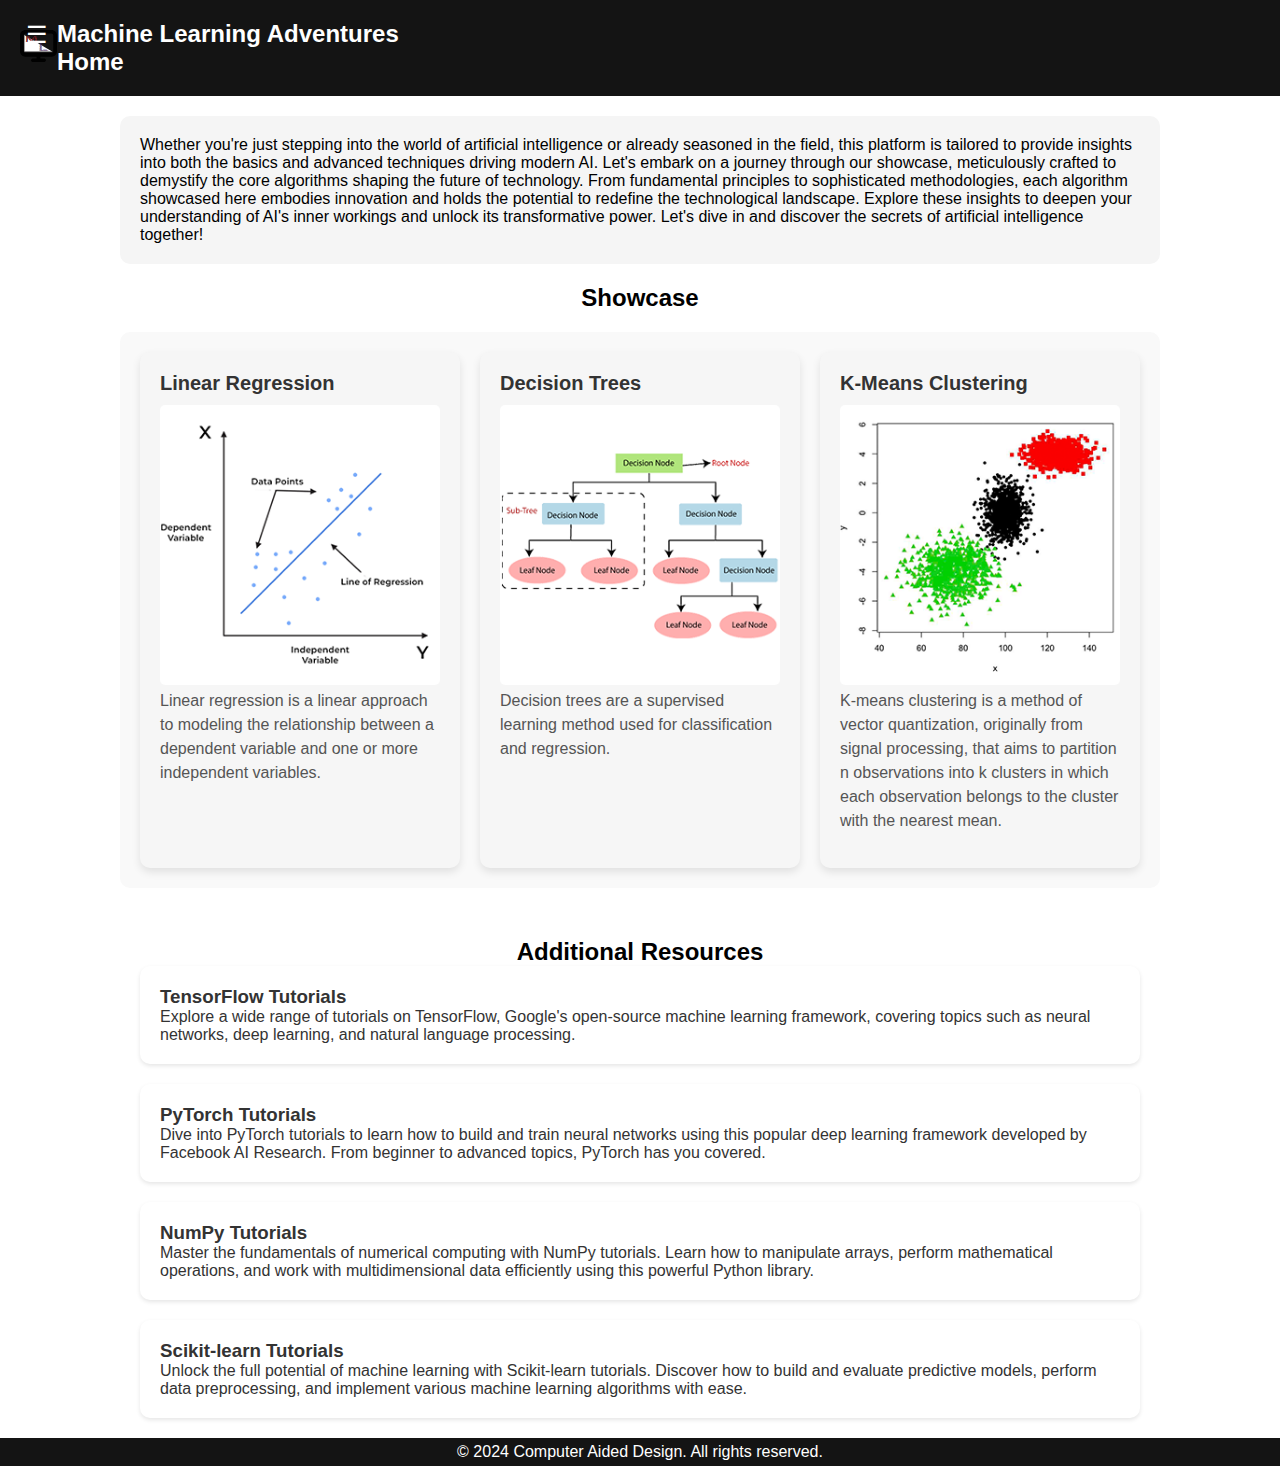
<file: index.html>
<!DOCTYPE html>
<html lang="en">
<head>
    <meta charset="UTF-8">
    <meta name="viewport" content="width=device-width, initial-scale=1.0">
    <title>Main Page</title>
    <link rel="stylesheet" href="css/main.css">
    <link rel="stylesheet" href="css/index.css">
    <style>
        /* Your additional CSS styles here */
    </style>
</head>
<body>
    <header>
        <div class="logo-container">
            <a href="index.html">
                <img src="images/logo.svg" alt="Logo" height="32">

            </a>
            <div class="site-title">
                <h1>Machine Learning Adventures</h1> <!-- Site name -->
                <h1>Home</h1> <!-- Title of the webpage -->
            </div>
            <button class="open-panel-btn">&#9776;</button> <!-- Button to open side panel -->
        </div>
    </header>

    <div class="side-panel">
        <nav>
            <ul>
                <li><a href="index.html">Home</a></li>
                <li><a href="reviews.html">Reviews</a></li>
                <li><a href="pictorial.html">Pictorial</a></li>
                <li><a href="explore.html">Explore</a></li>
                <li><a href="visual-essay.html">Visual Essay</a></li>
                <li><a href="about.html">About</a></li>
            </ul>
        </nav>
    </div>

    <section class="introduction">
        <p>Whether you're just stepping into the world of artificial intelligence or already seasoned in the field, this platform is tailored to provide insights into both the basics and advanced techniques driving modern AI. Let's embark on a journey through our showcase, meticulously crafted to demystify the core algorithms shaping the future of technology. From fundamental principles to sophisticated methodologies, each algorithm showcased here embodies innovation and holds the potential to redefine the technological landscape. Explore these insights to deepen your understanding of AI's inner workings and unlock its transformative power. Let's dive in and discover the secrets of artificial intelligence together!</p>
    </section>

    <h2 style="text-align: center;">Showcase</h2>
    <section class="showcase">
        <div class="item">
            <h3>Linear Regression</h3>
            <img src="images/linear-regression.png" alt="Linear Regression Image">
            <p>Linear regression is a linear approach to modeling the relationship between a dependent variable and one or more independent variables.</p>
        </div>
        <div class="item">
            <h3>Decision Trees</h3>
            <img src="images/decision-tree.png" alt="Decision Trees Image">
            <p>Decision trees are a supervised learning method used for classification and regression.</p>
        </div>
        <div class="item">
            <h3>K-Means Clustering</h3>
            <img src="images/kmeans.png" alt="K-Means Clustering Image">
            <p>K-means clustering is a method of vector quantization, originally from signal processing, that aims to partition n observations into k clusters in which each observation belongs to the cluster with the nearest mean.</p>
        </div>
    </section>

    <h2 style="text-align: center;">Additional Resources</h2>

    <div class="study-websites">
        <a href="#" target="_blank" class="website">
            <div>
                <h3>TensorFlow Tutorials</h3>
                <p>Explore a wide range of tutorials on TensorFlow, Google's open-source machine learning framework, covering topics such as neural networks, deep learning, and natural language processing.</p>
            </div>
        </a>

        <a href="#" target="_blank" class="website">
            <div>
                <h3>PyTorch Tutorials</h3>
                <p>Dive into PyTorch tutorials to learn how to build and train neural networks using this popular deep learning framework developed by Facebook AI Research. From beginner to advanced topics, PyTorch has you covered.</p>
            </div>
        </a>

        <a href="#" target="_blank" class="website">
            <div>
                <h3>NumPy Tutorials</h3>
                <p>Master the fundamentals of numerical computing with NumPy tutorials. Learn how to manipulate arrays, perform mathematical operations, and work with multidimensional data efficiently using this powerful Python library.</p>
            </div>
        </a>

        <a href="#" target="_blank" class="website">
            <div>
                <h3>Scikit-learn Tutorials</h3>
                <p>Unlock the full potential of machine learning with Scikit-learn tutorials. Discover how to build and evaluate predictive models, perform data preprocessing, and implement various machine learning algorithms with ease.</p>
            </div>
        </a>
    </div>


    <footer class="footer">
        <p>&copy; 2024 Computer Aided Design. All rights reserved.</p>
    </footer>

    <script src="javascript/nav.js" defer></script>
</body>
</html>
</file>
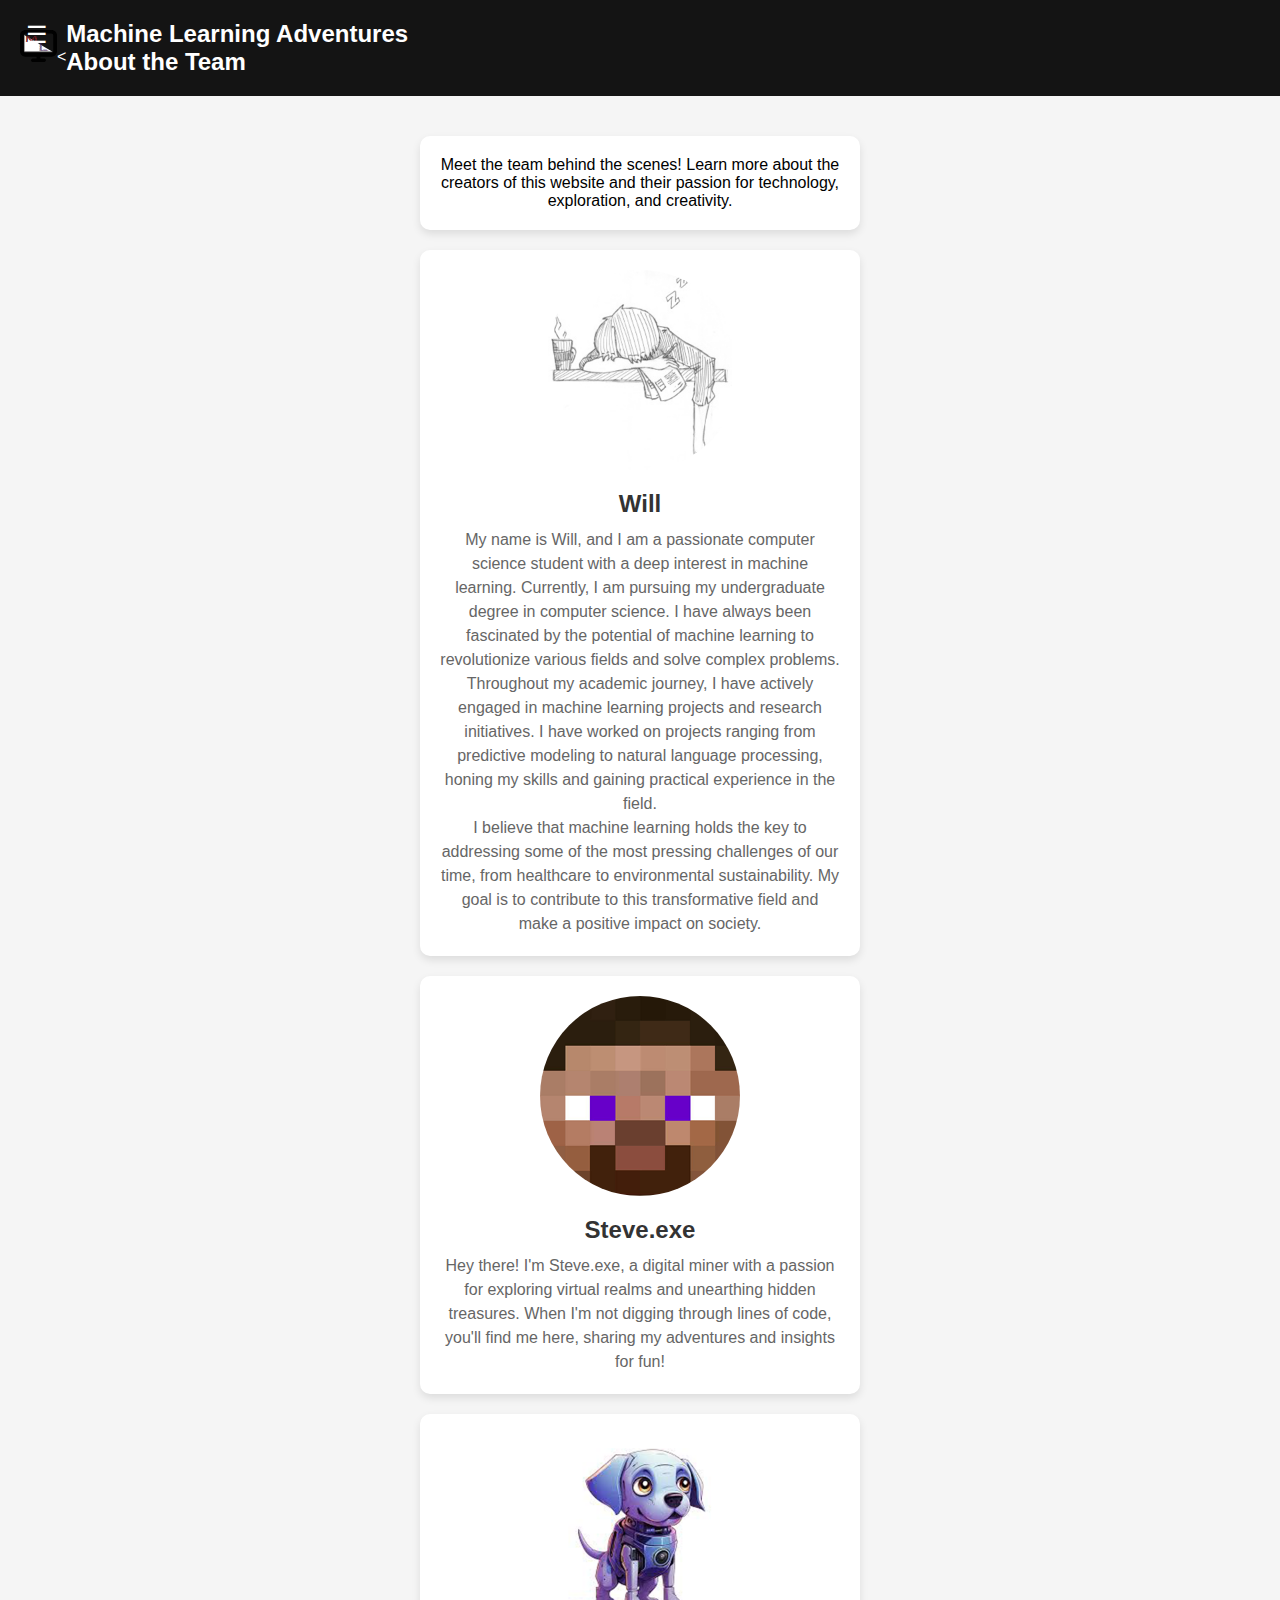
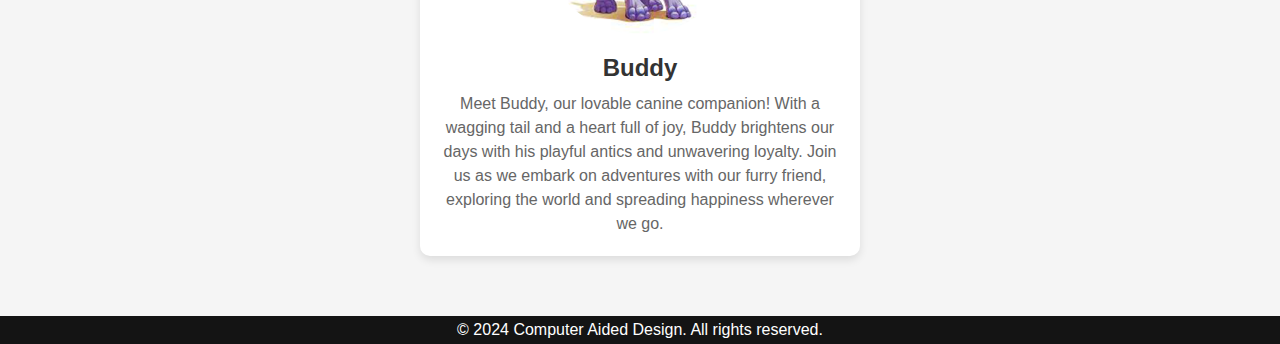
<file: about.html>
<!DOCTYPE html>
<html lang="en">
<head>
    <meta charset="UTF-8">
    <meta name="viewport" content="width=device-width, initial-scale=1.0">
    <title>About the Team</title>
    <link rel="stylesheet" href="css/main.css">
    <link rel="stylesheet" href="css/about.css">
</head>
<body>
    <header>
        <div class="logo-container">
            <a href="index.html">
                <!-- SVG logo with approximately 32px height -->
                <img src="images/logo.svg" alt="Logo" height="32"><

            </a>
            <div class="site-title">
                <h1>Machine Learning Adventures</h1> <!-- Site name -->
                <h1>About the Team</h1> <!-- Title of the webpage -->
            </div>
            <button class="open-panel-btn">&#9776;</button> <!-- Button to open side panel -->
        </div>
    </header>

    <div class="side-panel">
        <nav>a
            <ul>
                <li><a href="index.html">Home</a></li>
                <li><a href="reviews.html">Reviews</a></li>
                <li><a href="pictorial.html">Pictorial</a></li>
                <li><a href="explore.html">Explore</a></li>
                <li><a href="visual-essay.html">Visual Essay</a></li>
                <li><a href="about.html">About</a></li>
            </ul>
        </nav>
    </div>

    <section class="about">

        <div class="about-intro">
            <p>Meet the team behind the scenes! Learn more about the creators of this website and their passion for technology, exploration, and creativity.</p>
        </div>

        <div class="about-container">
            <img src="images/authors/author.png" alt="author image" width="200">
            <div class="about-content">
                <h3>Will</h3>
                <p>My name is Will, and I am a passionate computer science student with a deep interest in machine learning. Currently, I am pursuing my undergraduate degree in computer science. I have always been fascinated by the potential of machine learning to revolutionize various fields and solve complex problems.</p>
                <p>Throughout my academic journey, I have actively engaged in machine learning projects and research initiatives. I have worked on projects ranging from predictive modeling to natural language processing, honing my skills and gaining practical experience in the field.</p>
                <p>I believe that machine learning holds the key to addressing some of the most pressing challenges of our time, from healthcare to environmental sustainability. My goal is to contribute to this transformative field and make a positive impact on society.</p>
            </div>
        </div>

        <div class="about-container">
            <img src="images/authors/author2.png" alt="Steve.exe Image" width="200">
            <div class="about-content">
                <h3>Steve.exe</h3>
                <p>Hey there! I'm Steve.exe, a digital miner with a passion for exploring virtual realms and unearthing hidden treasures. When I'm not digging through lines of code, you'll find me here, sharing my adventures and insights for fun!</p>
            </div>
        </div>

        <div class="about-container">
            <img src="images/authors/author3.png" alt="Buddy Image" width="200">
            <div class="about-content">
                <h3>Buddy</h3>
                <p>Meet Buddy, our lovable canine companion! With a wagging tail and a heart full of joy, Buddy brightens our days with his playful antics and unwavering loyalty. Join us as we embark on adventures with our furry friend, exploring the world and spreading happiness wherever we go. </p>
            </div>
        </div>
    </section>


    <footer class="footer">
        <p>&copy; 2024 Computer Aided Design. All rights reserved.</p>
    </footer>

    <script src="javascript/nav.js" defer></script>
</body>
</html>
</file>
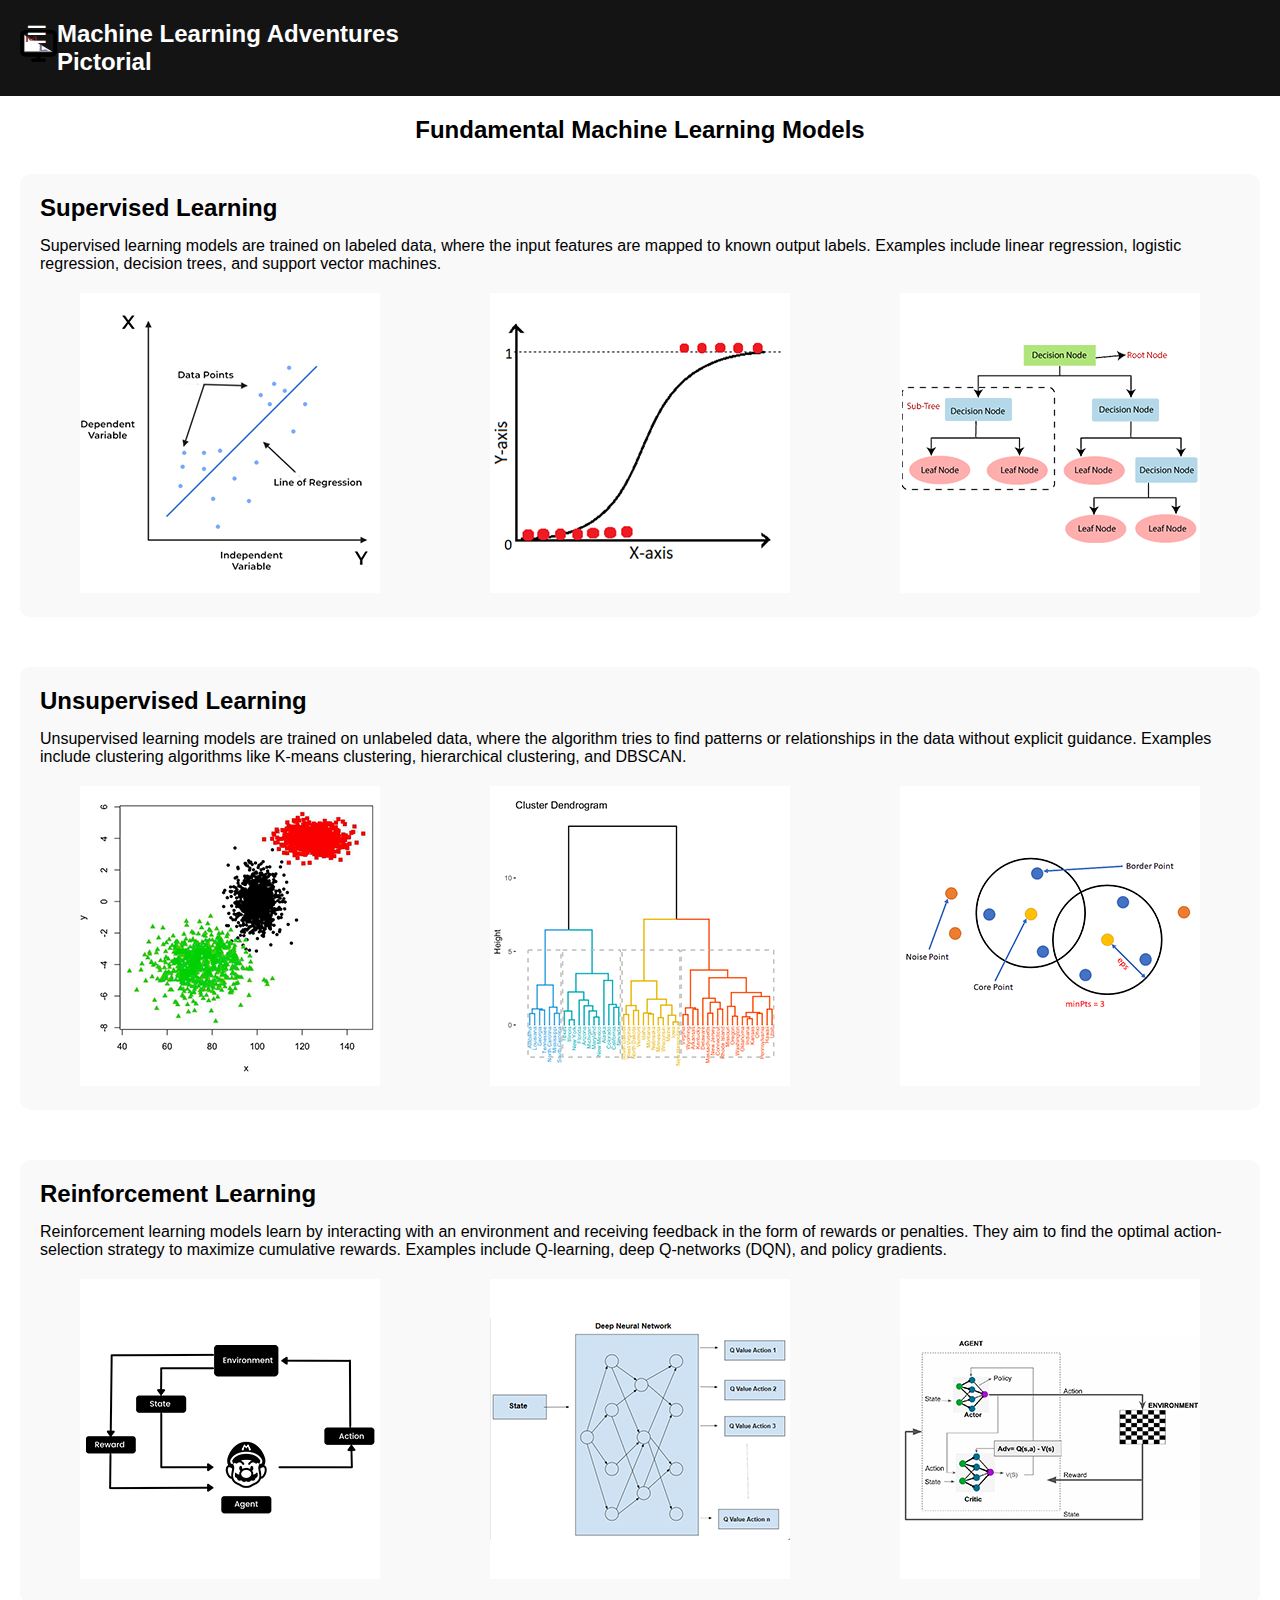
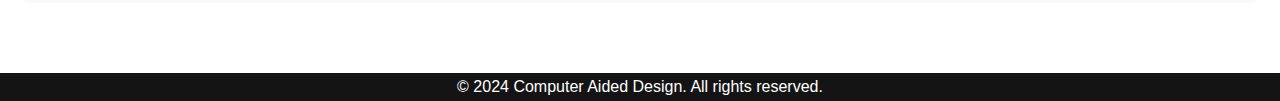
<file: pictorial.html>
<!DOCTYPE html>
<html lang="en">
<head>
    <meta charset="UTF-8">
    <meta name="viewport" content="width=device-width, initial-scale=1.0">
    <title>Pictorial</title>
    <link rel="stylesheet" href="css/main.css">
    <link rel="stylesheet" href="css/pictorial.css">
</head>
<body>
    <header>
        <div class="logo-container">
            <a href="index.html">
                <img src="images/logo.svg" alt="Logo" height="32">

            </a>
            <div class="site-title">
                <h1>Machine Learning Adventures</h1> <!-- Site name -->
                <h1>Pictorial</h1> <!-- Title of the webpage -->
            </div>
            <button class="open-panel-btn">&#9776;</button> <!-- Button to open side panel -->
        </div>
    </header>

    <div class="side-panel">
        <nav>a
            <ul>
                <li><a href="index.html">Home</a></li>
                <li><a href="reviews.html">Reviews</a></li>
                <li><a href="pictorial.html">Pictorial</a></li>
                <li><a href="explore.html">Explore</a></li>
                <li><a href="visual-essay.html">Visual Essay</a></li>
                <li><a href="about.html">About</a></li>
            </ul>
        </nav>
    </div>

    <section class="models">
        <h2>Fundamental Machine Learning Models</h2>

        <div class="model-group">
            <h3>Supervised Learning</h3>
            <p>Supervised learning models are trained on labeled data, where the input features are mapped to known output labels. Examples include linear regression, logistic regression, decision trees, and support vector machines.</p>
            <div class="image-grid">
                <div class="image-item">
                    <img src="images/linear-regression.png" alt="Linear Regression">
                    <div class="image-name">Linear Regression</div>
                </div>
                <div class="image-item">
                    <img src="images/logistic-regression.png" alt="Logistic Regression">
                    <div class="image-name">Logistic Regression</div>
                </div>
                <div class="image-item">
                    <img src="images/decision-tree.png" alt="Decision Tree">
                    <div class="image-name">Decision Tree</div>
                </div>
            </div>
        </div>

        <div class="model-group">
            <h3>Unsupervised Learning</h3>
            <p>Unsupervised learning models are trained on unlabeled data, where the algorithm tries to find patterns or relationships in the data without explicit guidance. Examples include clustering algorithms like K-means clustering, hierarchical clustering, and DBSCAN.</p>
            <div class="image-grid">
                <div class="image-item">
                    <img src="images/kmeans.png" alt="K-Means Clustering">
                    <div class="image-name">K-Means Clustering</div>
                </div>
                <div class="image-item">
                    <img src="images/hierarchical-cluster.png" alt="Hierarchical Clustering">
                    <div class="image-name">Hierarchical Clustering</div>
                </div>
                <div class="image-item">
                    <img src="images/dbscan.png" alt="DBSCAN">
                    <div class="image-name">DBSCAN</div>
                </div>
            </div>
        </div>

        <div class="model-group">
            <h3>Reinforcement Learning</h3>
            <p>Reinforcement learning models learn by interacting with an environment and receiving feedback in the form of rewards or penalties. They aim to find the optimal action-selection strategy to maximize cumulative rewards. Examples include Q-learning, deep Q-networks (DQN), and policy gradients.</p>
            <div class="image-grid">
                <div class="image-item">
                    <img src="images/qlearn.png" alt="Q-Learning">
                    <div class="image-name">Q-Learning</div>
                </div>
                <div class="image-item">
                    <img src="images/deepq.png" alt="Deep Q-Networks">
                    <div class="image-name">Deep Q-Networks</div>
                </div>
                <div class="image-item">
                    <img src="images/policy-gradient.png" alt="Policy Gradients">
                    <div class="image-name">Policy Gradients</div>
                </div>
            </div>
        </div>
    </section>



    <footer class="footer">
        <p>&copy; 2024 Computer Aided Design. All rights reserved.</p>
    </footer>

    <script src="javascript/nav.js" defer></script>


</body>
</html>
</file>
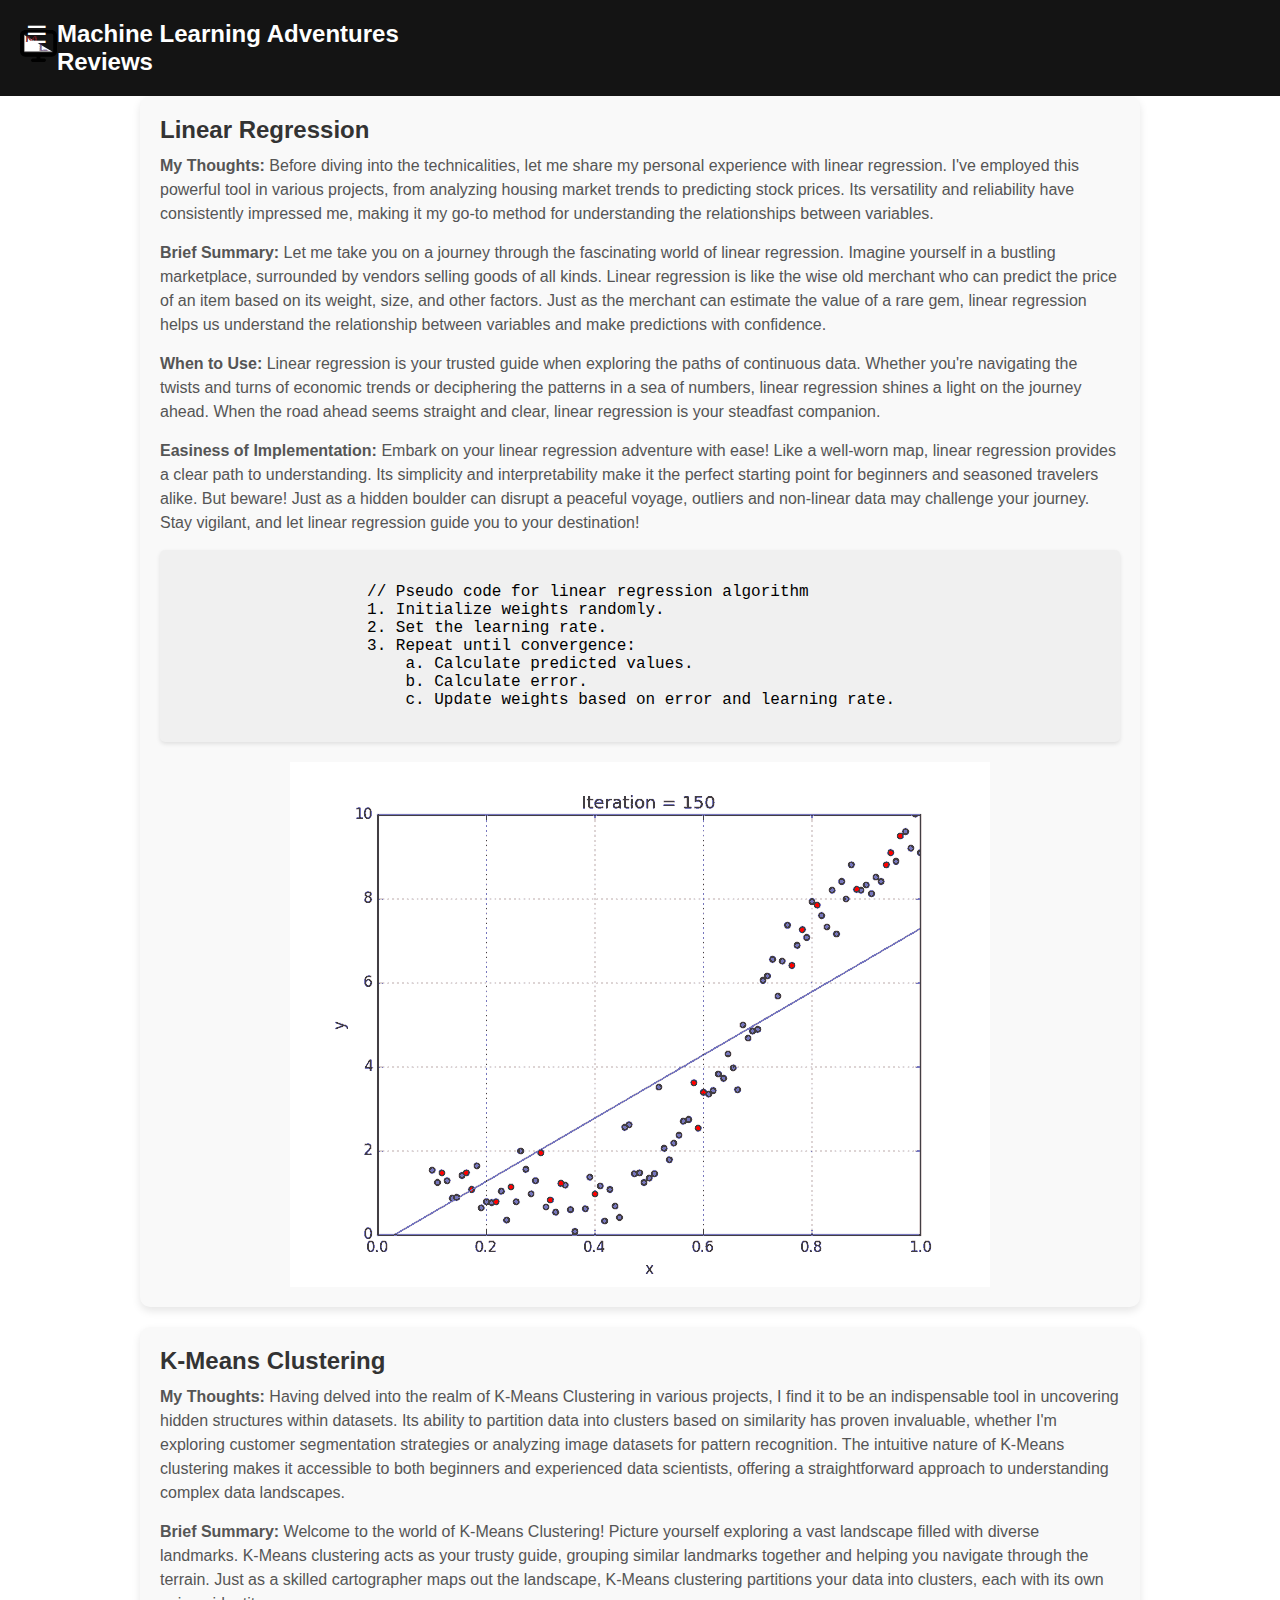
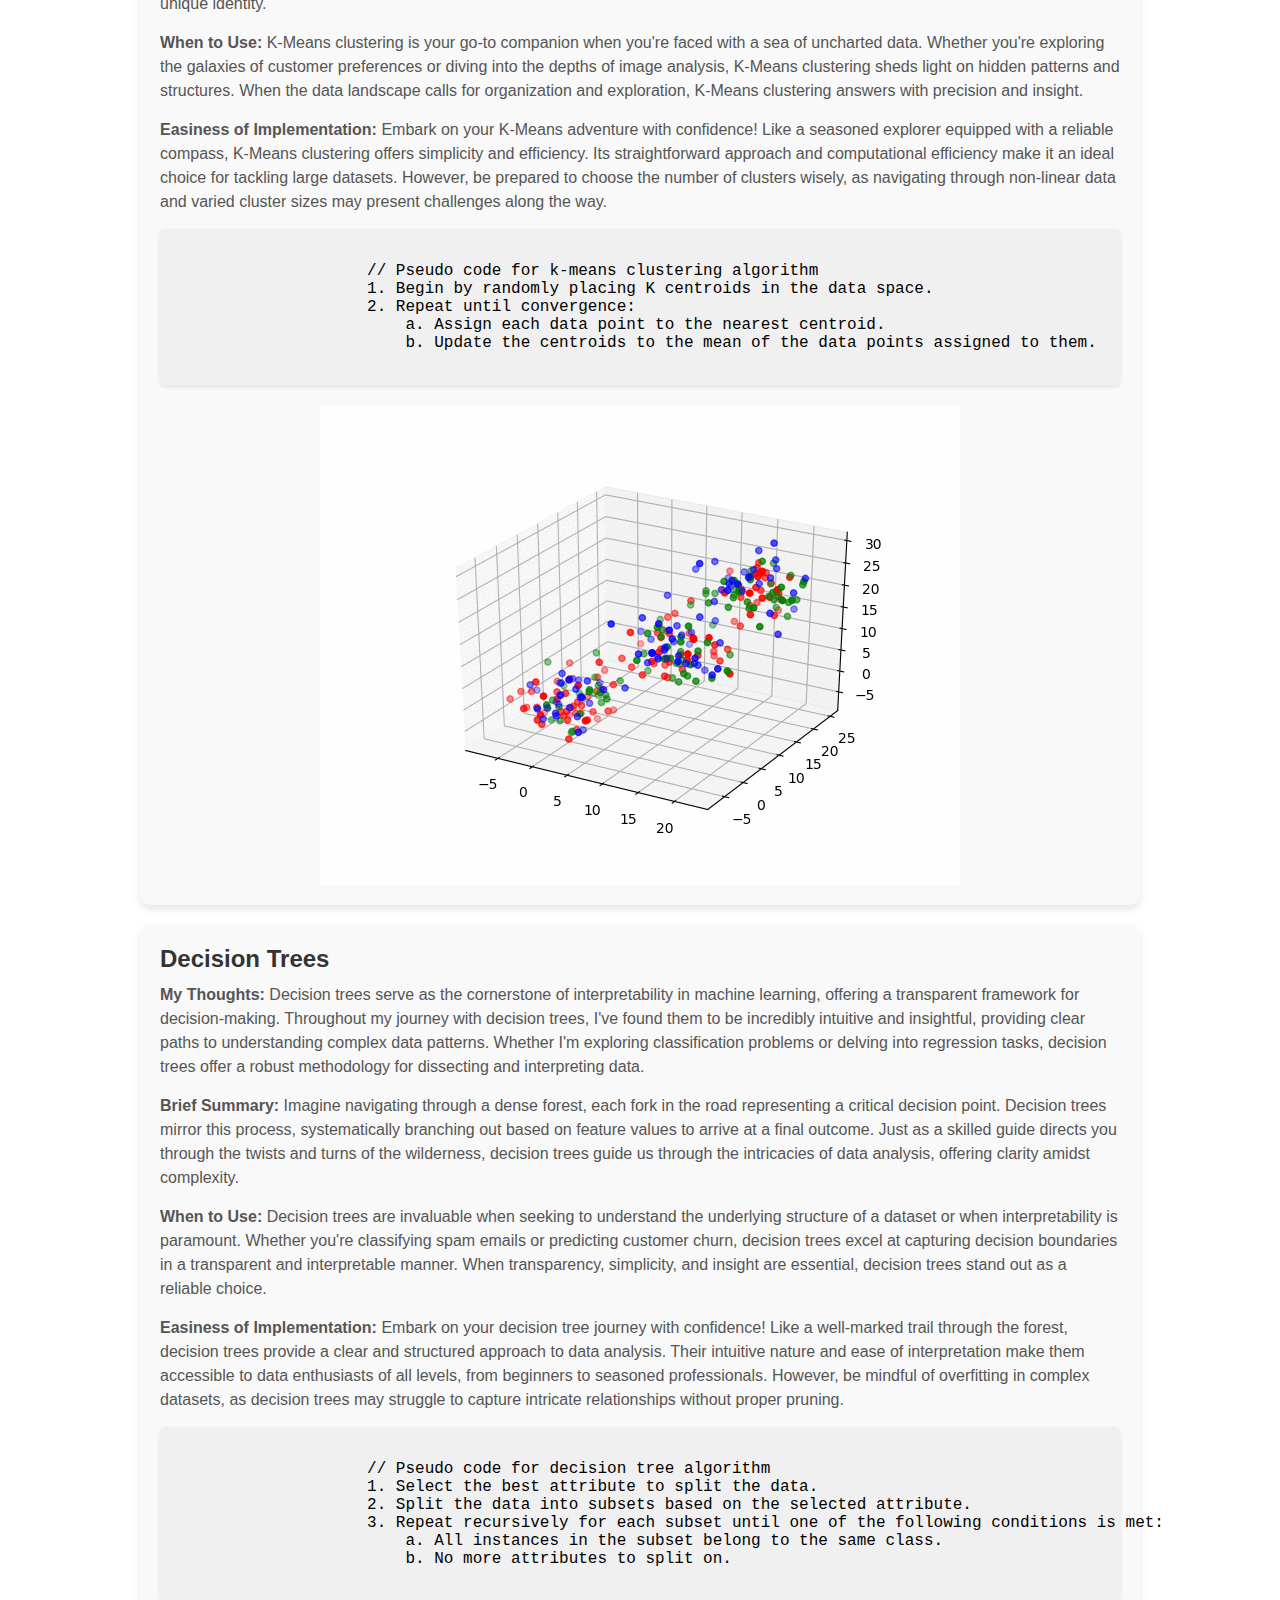
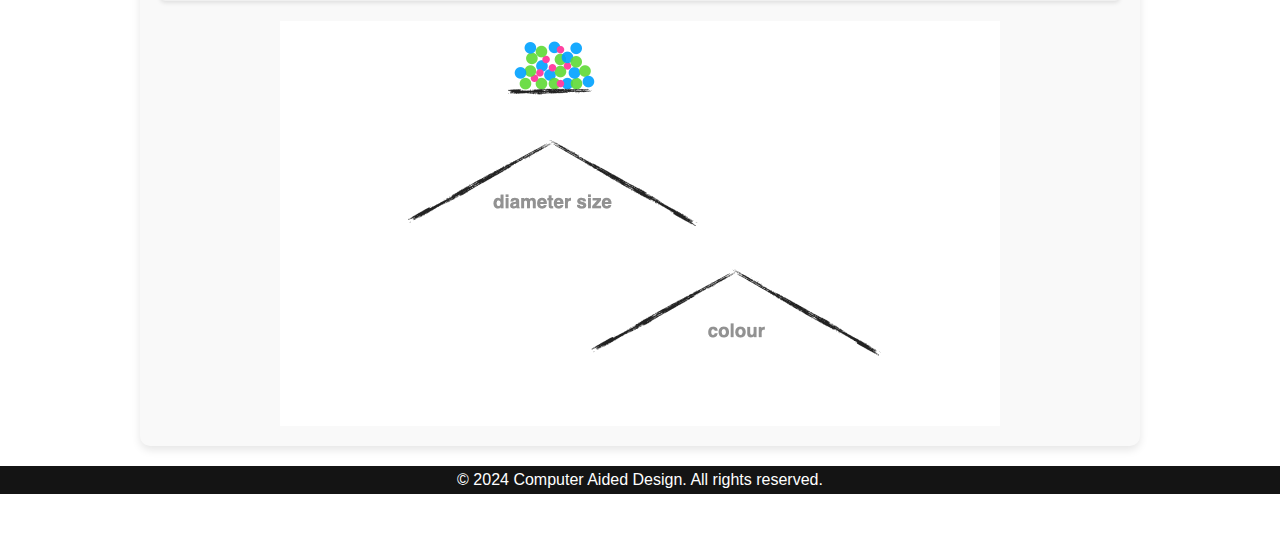
<file: reviews.html>
<!DOCTYPE html>
<html lang="en">
<head>
    <meta charset="UTF-8">
    <meta name="viewport" content="width=device-width, initial-scale=1.0">
    <title>Reviews</title>
    <link rel="stylesheet" href="css/main.css">
    <link rel="stylesheet" href="css/reviews.css">
</head>
<body>
    <header>
        <div class="logo-container">
            <a href="index.html">
                <!-- SVG logo with approximately 32px height -->
                <img src="images/logo.svg" alt="Logo" height="32">

            </a>
            <div class="site-title">
                <h1>Machine Learning Adventures</h1> <!-- Site name -->
                <h1>Reviews</h1> <!-- Title of the webpage -->
            </div>
            <button class="open-panel-btn">&#9776;</button> <!-- Button to open side panel -->
        </div>
    </header>

    <div class="side-panel">
        <nav>
            <ul>
                <li><a href="index.html">Home</a></li>
                <li><a href="reviews.html">Reviews</a></li>
                <li><a href="pictorial.html">Pictorial</a></li>
                <li><a href="explore.html">Explore</a></li>
                <li><a href="visual-essay.html">Visual Essay</a></li>
                <li><a href="about.html">About</a></li>
            </ul>
        </nav>
    </div>

    <section class="reviews">
        <div class="review">
            <h3>Linear Regression</h3>
            <p><strong>My Thoughts:</strong> Before diving into the technicalities, let me share my personal experience with linear regression. I've employed this powerful tool in various projects, from analyzing housing market trends to predicting stock prices. Its versatility and reliability have consistently impressed me, making it my go-to method for understanding the relationships between variables.</p>
            <p><strong>Brief Summary:</strong> Let me take you on a journey through the fascinating world of linear regression. Imagine yourself in a bustling marketplace, surrounded by vendors selling goods of all kinds. Linear regression is like the wise old merchant who can predict the price of an item based on its weight, size, and other factors. Just as the merchant can estimate the value of a rare gem, linear regression helps us understand the relationship between variables and make predictions with confidence.</p>
            <p><strong>When to Use:</strong> Linear regression is your trusted guide when exploring the paths of continuous data. Whether you're navigating the twists and turns of economic trends or deciphering the patterns in a sea of numbers, linear regression shines a light on the journey ahead. When the road ahead seems straight and clear, linear regression is your steadfast companion.</p>
            <p><strong>Easiness of Implementation:</strong> Embark on your linear regression adventure with ease! Like a well-worn map, linear regression provides a clear path to understanding. Its simplicity and interpretability make it the perfect starting point for beginners and seasoned travelers alike. But beware! Just as a hidden boulder can disrupt a peaceful voyage, outliers and non-linear data may challenge your journey. Stay vigilant, and let linear regression guide you to your destination!</p>
            <div class="pseudo-code">
                <pre><code>
                    // Pseudo code for linear regression algorithm
                    1. Initialize weights randomly.
                    2. Set the learning rate.
                    3. Repeat until convergence:
                        a. Calculate predicted values.
                        b. Calculate error.
                        c. Update weights based on error and learning rate.
                </code></pre>
            </div>
            <img src="gifs/linear-regression.gif" alt="Linear Regression GIF">
        </div>


        <div class="review">
            <h3>K-Means Clustering</h3>
            <p><strong>My Thoughts:</strong> Having delved into the realm of K-Means Clustering in various projects, I find it to be an indispensable tool in uncovering hidden structures within datasets. Its ability to partition data into clusters based on similarity has proven invaluable, whether I'm exploring customer segmentation strategies or analyzing image datasets for pattern recognition. The intuitive nature of K-Means clustering makes it accessible to both beginners and experienced data scientists, offering a straightforward approach to understanding complex data landscapes.</p>
            <p><strong>Brief Summary:</strong> Welcome to the world of K-Means Clustering! Picture yourself exploring a vast landscape filled with diverse landmarks. K-Means clustering acts as your trusty guide, grouping similar landmarks together and helping you navigate through the terrain. Just as a skilled cartographer maps out the landscape, K-Means clustering partitions your data into clusters, each with its own unique identity.</p>
            <p><strong>When to Use:</strong> K-Means clustering is your go-to companion when you're faced with a sea of uncharted data. Whether you're exploring the galaxies of customer preferences or diving into the depths of image analysis, K-Means clustering sheds light on hidden patterns and structures. When the data landscape calls for organization and exploration, K-Means clustering answers with precision and insight.</p>
            <p><strong>Easiness of Implementation:</strong> Embark on your K-Means adventure with confidence! Like a seasoned explorer equipped with a reliable compass, K-Means clustering offers simplicity and efficiency. Its straightforward approach and computational efficiency make it an ideal choice for tackling large datasets. However, be prepared to choose the number of clusters wisely, as navigating through non-linear data and varied cluster sizes may present challenges along the way.</p>

            <div class="pseudo-code">
                <pre><code>
                    // Pseudo code for k-means clustering algorithm
                    1. Begin by randomly placing K centroids in the data space.
                    2. Repeat until convergence:
                        a. Assign each data point to the nearest centroid.
                        b. Update the centroids to the mean of the data points assigned to them.
                </code></pre>
            </div>

            <img src="gifs/k-means.gif" alt="K-Means Clustering GIF">
        </div>

        <div class="review">
            <h3>Decision Trees</h3>
            <p><strong>My Thoughts:</strong> Decision trees serve as the cornerstone of interpretability in machine learning, offering a transparent framework for decision-making. Throughout my journey with decision trees, I've found them to be incredibly intuitive and insightful, providing clear paths to understanding complex data patterns. Whether I'm exploring classification problems or delving into regression tasks, decision trees offer a robust methodology for dissecting and interpreting data.</p>
            <p><strong>Brief Summary:</strong> Imagine navigating through a dense forest, each fork in the road representing a critical decision point. Decision trees mirror this process, systematically branching out based on feature values to arrive at a final outcome. Just as a skilled guide directs you through the twists and turns of the wilderness, decision trees guide us through the intricacies of data analysis, offering clarity amidst complexity.</p>
            <p><strong>When to Use:</strong> Decision trees are invaluable when seeking to understand the underlying structure of a dataset or when interpretability is paramount. Whether you're classifying spam emails or predicting customer churn, decision trees excel at capturing decision boundaries in a transparent and interpretable manner. When transparency, simplicity, and insight are essential, decision trees stand out as a reliable choice.</p>
            <p><strong>Easiness of Implementation:</strong> Embark on your decision tree journey with confidence! Like a well-marked trail through the forest, decision trees provide a clear and structured approach to data analysis. Their intuitive nature and ease of interpretation make them accessible to data enthusiasts of all levels, from beginners to seasoned professionals. However, be mindful of overfitting in complex datasets, as decision trees may struggle to capture intricate relationships without proper pruning.</p>

            <div class="pseudo-code">
                <pre><code>
                    // Pseudo code for decision tree algorithm
                    1. Select the best attribute to split the data.
                    2. Split the data into subsets based on the selected attribute.
                    3. Repeat recursively for each subset until one of the following conditions is met:
                        a. All instances in the subset belong to the same class.
                        b. No more attributes to split on.
                </code></pre>
            </div>

            <img src="gifs/decision-tree.gif" alt="Decision Tree GIF">
        </div>

    </section>

    <footer class="footer">
        <p>&copy; 2024 Computer Aided Design. All rights reserved.</p>
    </footer>

    <script src="javascript/nav.js" defer></script>
</body>
</html>
</file>
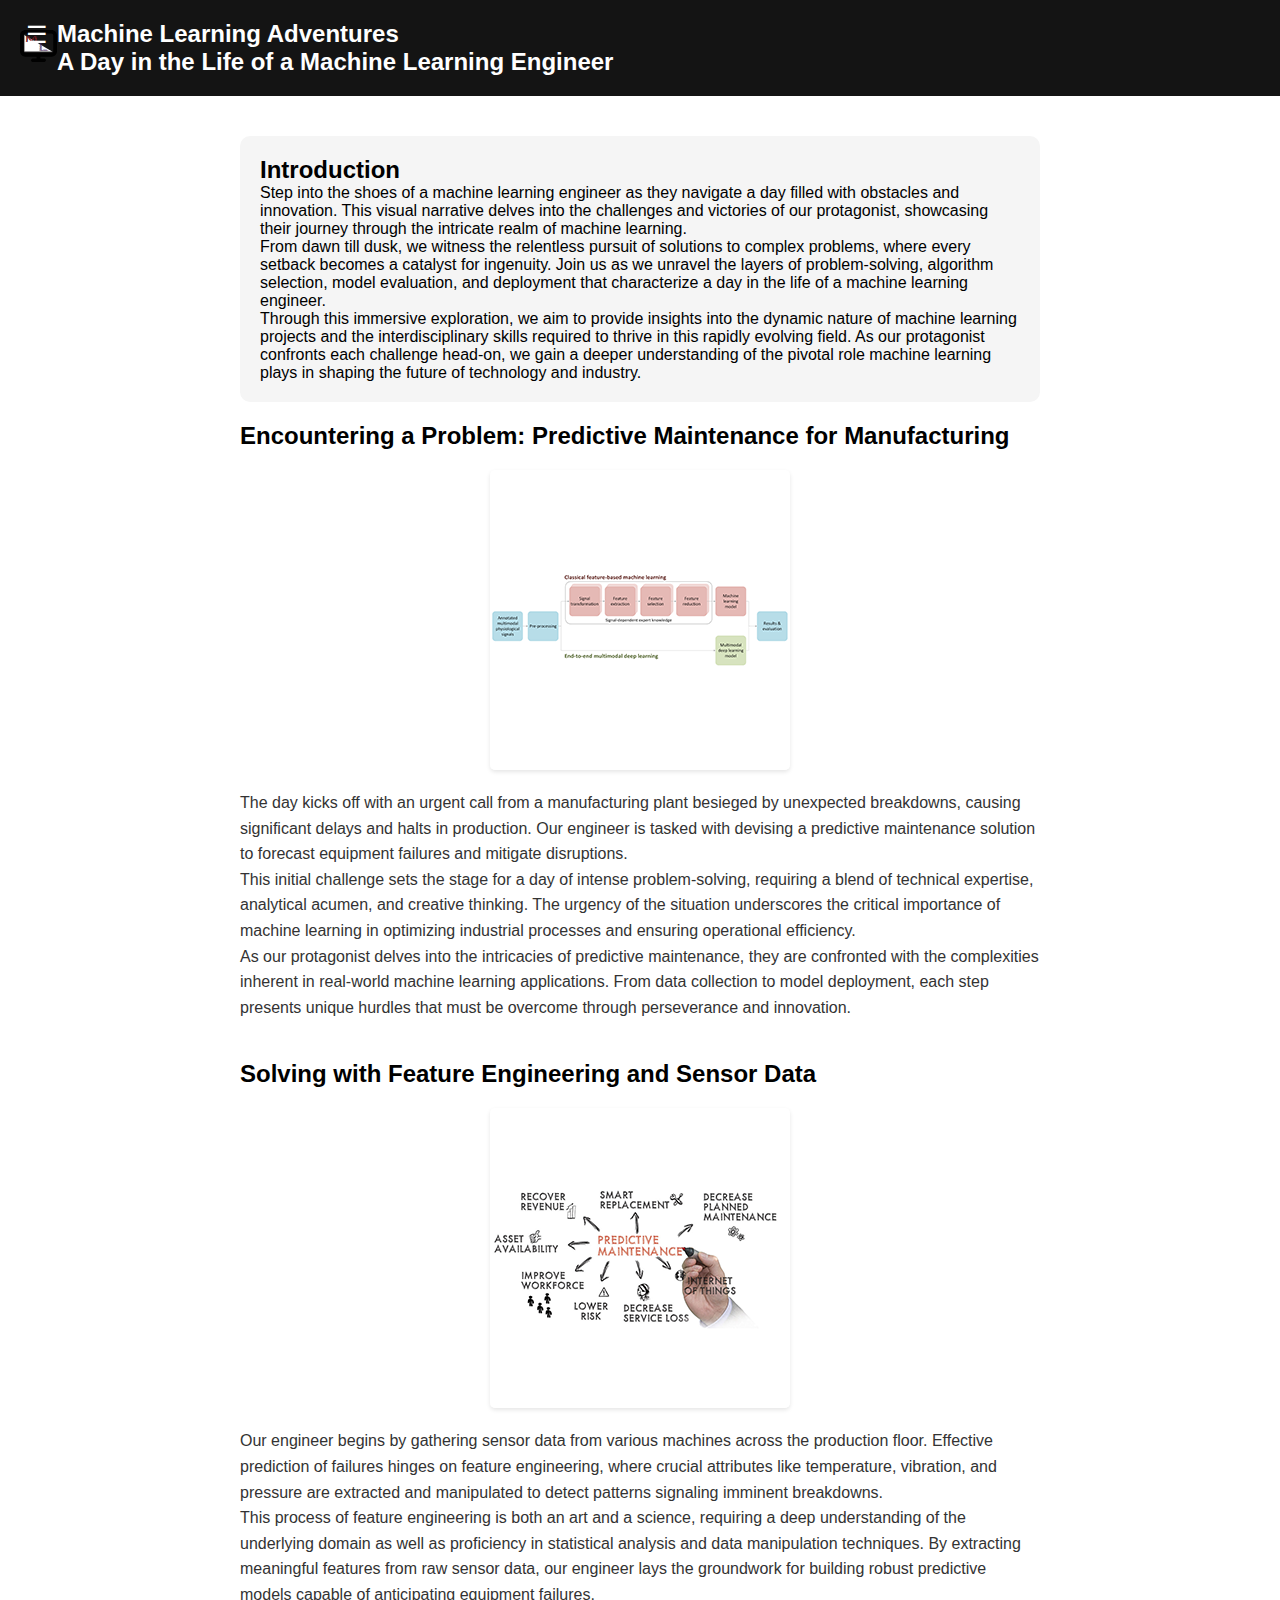
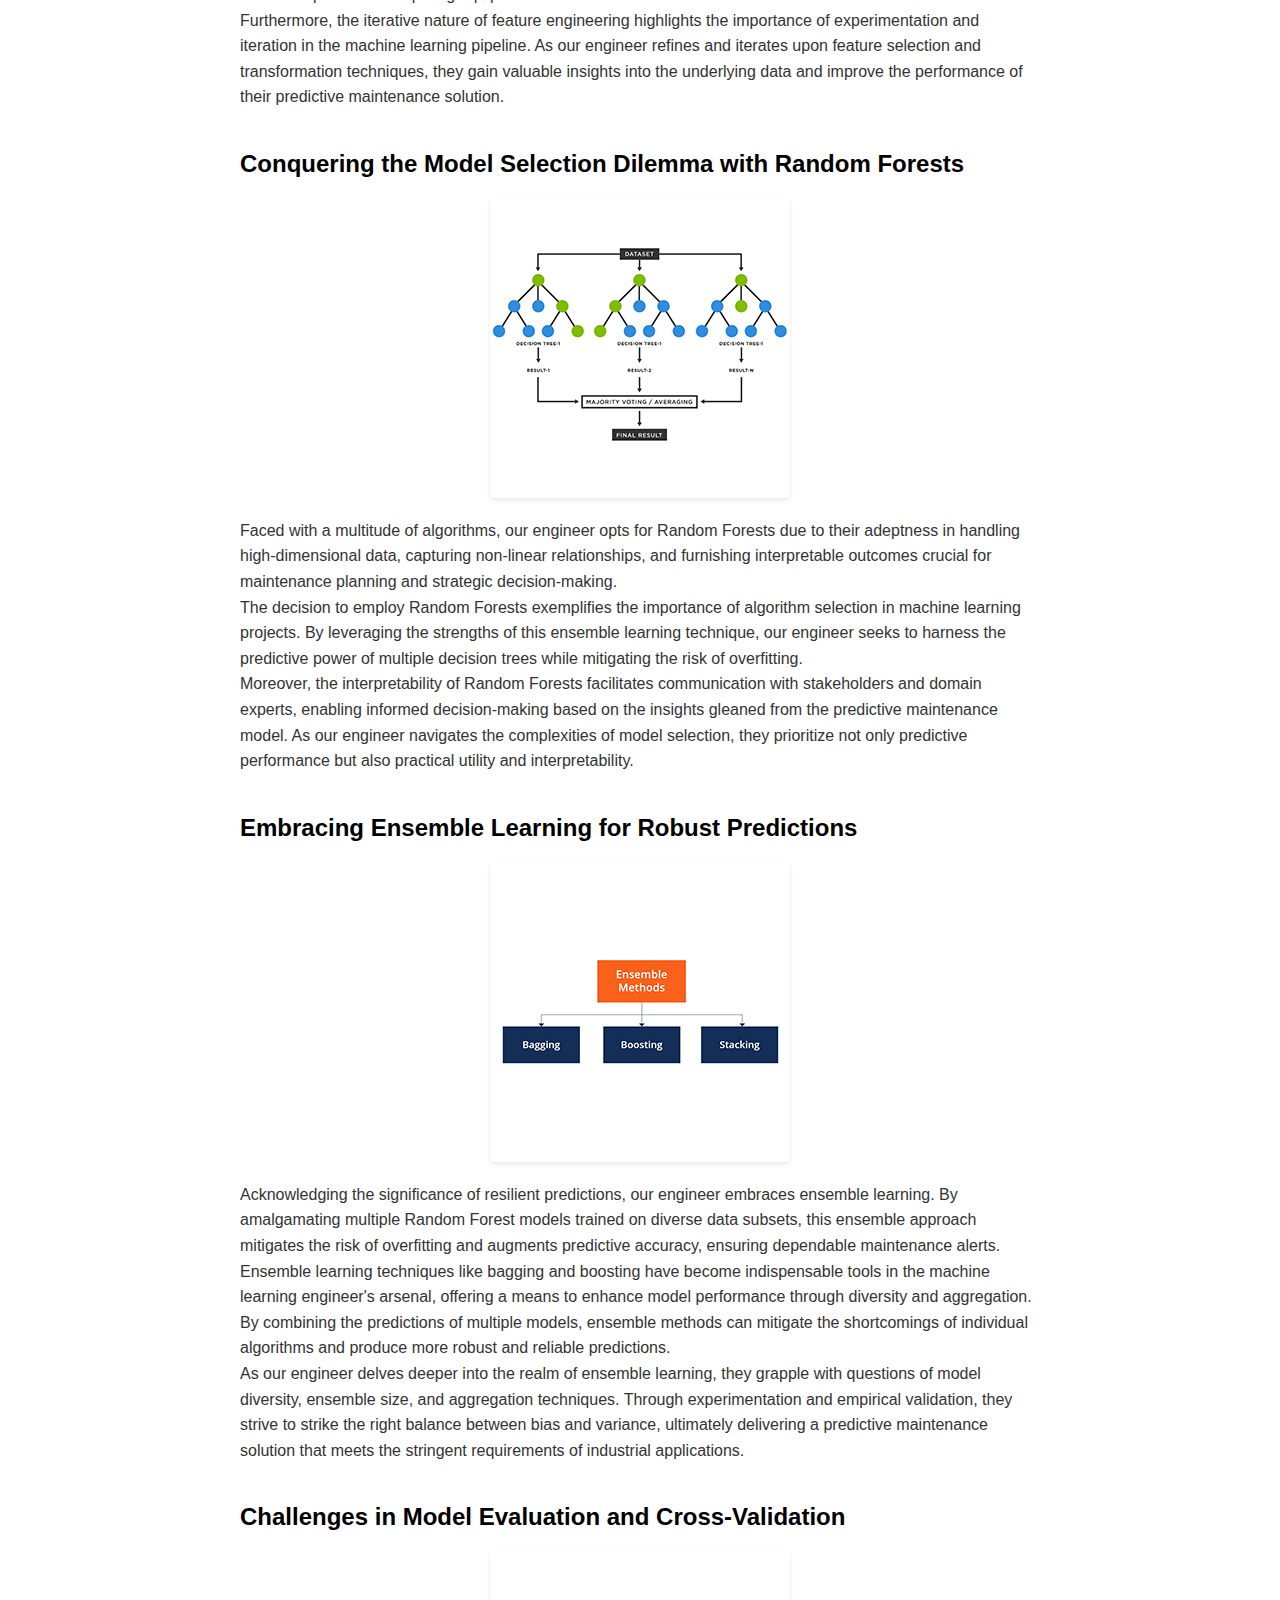
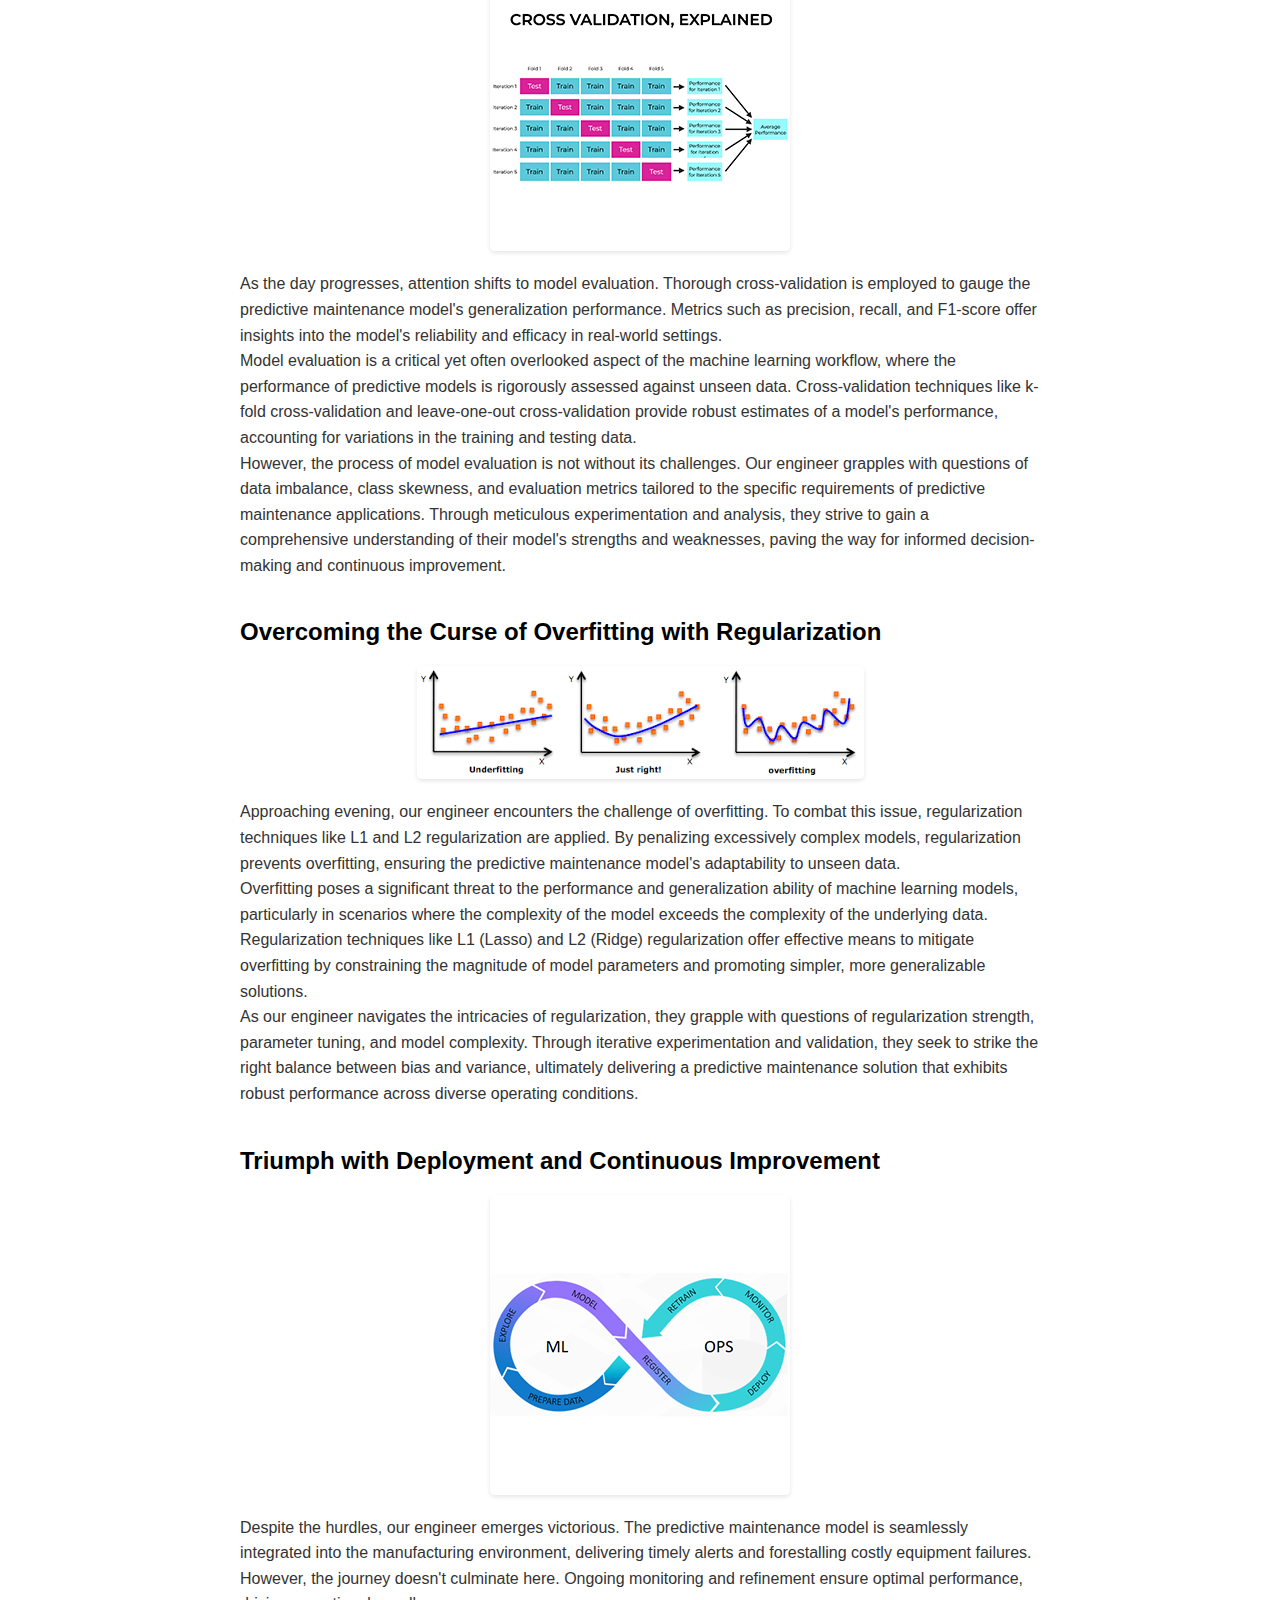
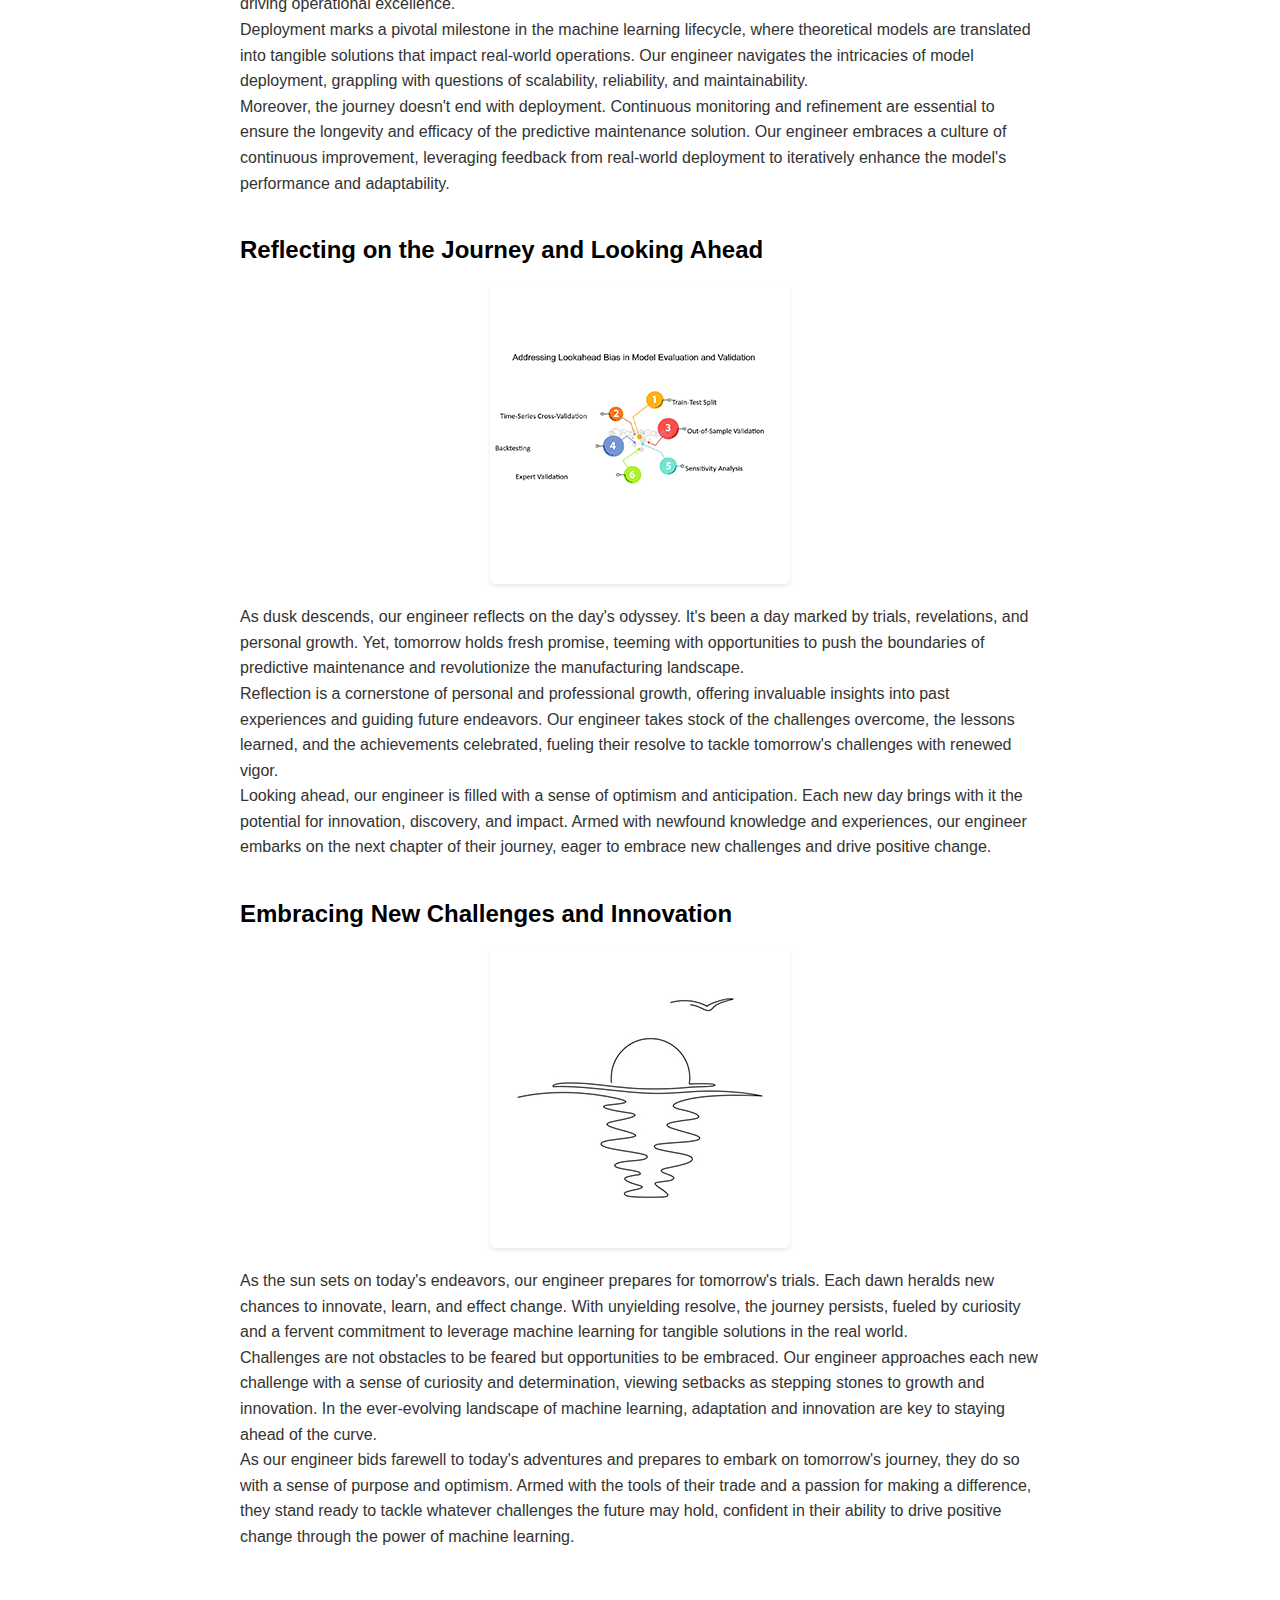
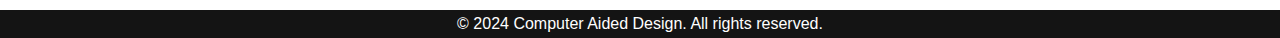
<file: visual-essay.html>
<!DOCTYPE html>
<html lang="en">
<head>
    <meta charset="UTF-8">
    <meta name="viewport" content="width=device-width, initial-scale=1.0">
    <title>A Day in the Life of a Machine Learning Engineer</title>
    <link rel="stylesheet" href="css/main.css">
    <link rel="stylesheet" href="css/visual-essay.css">
</head>
<body>
    <header>
        <div class="logo-container">
            <a href="index.html">
                <img src="images/logo.svg" alt="Logo" height="32">
            </a>
            <div class="site-title">
                <h1>Machine Learning Adventures</h1> <!-- Site name -->
                <h1>A Day in the Life of a Machine Learning Engineer</h1> <!-- Title of the webpage -->
            </div>
            <button class="open-panel-btn">&#9776;</button> <!-- Button to open side panel -->
        </div>
    </header>

    <div class="side-panel">
        <nav>
            <ul>
                <li><a href="index.html">Home</a></li>
                <li><a href="reviews.html">Reviews</a></li>
                <li><a href="pictorial.html">Pictorial</a></li>
                <li><a href="explore.html">Explore</a></li>
                <li><a href="visual-essay.html">Visual Essay</a></li>
                <li><a href="about.html">About</a></li>
            </ul>
        </nav>
    </div>

    <div class="main-content">
        <section class="introduction">
            <h2>Introduction</h2>
            <p>Step into the shoes of a machine learning engineer as they navigate a day filled with obstacles and innovation. This visual narrative delves into the challenges and victories of our protagonist, showcasing their journey through the intricate realm of machine learning.</p>
            <p>From dawn till dusk, we witness the relentless pursuit of solutions to complex problems, where every setback becomes a catalyst for ingenuity. Join us as we unravel the layers of problem-solving, algorithm selection, model evaluation, and deployment that characterize a day in the life of a machine learning engineer.</p>
            <p>Through this immersive exploration, we aim to provide insights into the dynamic nature of machine learning projects and the interdisciplinary skills required to thrive in this rapidly evolving field. As our protagonist confronts each challenge head-on, we gain a deeper understanding of the pivotal role machine learning plays in shaping the future of technology and industry.</p>
</section>

<section class="sequence">
            <h2>Encountering a Problem: Predictive Maintenance for Manufacturing</h2>
            <div class="image">
                <!-- Image for predictive maintenance -->
                <img src="images/visual-essay/sesnor.png" alt="Predictive Maintenance">
            </div>
            <p>The day kicks off with an urgent call from a manufacturing plant besieged by unexpected breakdowns, causing significant delays and halts in production. Our engineer is tasked with devising a predictive maintenance solution to forecast equipment failures and mitigate disruptions.</p>
            <p>This initial challenge sets the stage for a day of intense problem-solving, requiring a blend of technical expertise, analytical acumen, and creative thinking. The urgency of the situation underscores the critical importance of machine learning in optimizing industrial processes and ensuring operational efficiency.</p>
            <p>As our protagonist delves into the intricacies of predictive maintenance, they are confronted with the complexities inherent in real-world machine learning applications. From data collection to model deployment, each step presents unique hurdles that must be overcome through perseverance and innovation.</p>
</section>

<section class="sequence">
            <h2>Solving with Feature Engineering and Sensor Data</h2>
            <div class="image">
                <!-- Image for feature engineering -->
                <img src="images/visual-essay/featureeng.png" alt="Solving with Feature Engineering and Sensor Data">
            </div>
            <p>Our engineer begins by gathering sensor data from various machines across the production floor. Effective prediction of failures hinges on feature engineering, where crucial attributes like temperature, vibration, and pressure are extracted and manipulated to detect patterns signaling imminent breakdowns.</p>
            <p>This process of feature engineering is both an art and a science, requiring a deep understanding of the underlying domain as well as proficiency in statistical analysis and data manipulation techniques. By extracting meaningful features from raw sensor data, our engineer lays the groundwork for building robust predictive models capable of anticipating equipment failures.</p>
            <p>Furthermore, the iterative nature of feature engineering highlights the importance of experimentation and iteration in the machine learning pipeline. As our engineer refines and iterates upon feature selection and transformation techniques, they gain valuable insights into the underlying data and improve the performance of their predictive maintenance solution.</p>
</section>

<section class="sequence">
            <h2>Conquering the Model Selection Dilemma with Random Forests</h2>
            <div class="image">
                <!-- Image for model selection -->
                <img src="images/visual-essay/randomforest.png" alt="Conquering the Model Selection Dilemma with Random Forests">
            </div>
            <p>Faced with a multitude of algorithms, our engineer opts for Random Forests due to their adeptness in handling high-dimensional data, capturing non-linear relationships, and furnishing interpretable outcomes crucial for maintenance planning and strategic decision-making.</p>
            <p>The decision to employ Random Forests exemplifies the importance of algorithm selection in machine learning projects. By leveraging the strengths of this ensemble learning technique, our engineer seeks to harness the predictive power of multiple decision trees while mitigating the risk of overfitting.</p>
            <p>Moreover, the interpretability of Random Forests facilitates communication with stakeholders and domain experts, enabling informed decision-making based on the insights gleaned from the predictive maintenance model. As our engineer navigates the complexities of model selection, they prioritize not only predictive performance but also practical utility and interpretability.</p>
</section>

<section class="sequence">
            <h2>Embracing Ensemble Learning for Robust Predictions</h2>
            <div class="image">
                <!-- Image for ensemble learning -->
                <img src="images/visual-essay/ensemble.png" alt="Embracing Ensemble Learning for Robust Predictions">
            </div>
            <p>Acknowledging the significance of resilient predictions, our engineer embraces ensemble learning. By amalgamating multiple Random Forest models trained on diverse data subsets, this ensemble approach mitigates the risk of overfitting and augments predictive accuracy, ensuring dependable maintenance alerts.</p>
            <p>Ensemble learning techniques like bagging and boosting have become indispensable tools in the machine learning engineer's arsenal, offering a means to enhance model performance through diversity and aggregation. By combining the predictions of multiple models, ensemble methods can mitigate the shortcomings of individual algorithms and produce more robust and reliable predictions.</p>
            <p>As our engineer delves deeper into the realm of ensemble learning, they grapple with questions of model diversity, ensemble size, and aggregation techniques. Through experimentation and empirical validation, they strive to strike the right balance between bias and variance, ultimately delivering a predictive maintenance solution that meets the stringent requirements of industrial applications.</p>
</section>

<section class="sequence">
            <h2>Challenges in Model Evaluation and Cross-Validation</h2>
            <div class="image">
                <!-- Image for model evaluation -->
                <img src="images/visual-essay/crossval.png" alt="Challenges in Model Evaluation and Cross-Validation">
            </div>
            <p>As the day progresses, attention shifts to model evaluation. Thorough cross-validation is employed to gauge the predictive maintenance model's generalization performance. Metrics such as precision, recall, and F1-score offer insights into the model's reliability and efficacy in real-world settings.</p>
            <p>Model evaluation is a critical yet often overlooked aspect of the machine learning workflow, where the performance of predictive models is rigorously assessed against unseen data. Cross-validation techniques like k-fold cross-validation and leave-one-out cross-validation provide robust estimates of a model's performance, accounting for variations in the training and testing data.</p>
            <p>However, the process of model evaluation is not without its challenges. Our engineer grapples with questions of data imbalance, class skewness, and evaluation metrics tailored to the specific requirements of predictive maintenance applications. Through meticulous experimentation and analysis, they strive to gain a comprehensive understanding of their model's strengths and weaknesses, paving the way for informed decision-making and continuous improvement.</p>
</section>

<section class="sequence">
            <h2>Overcoming the Curse of Overfitting with Regularization</h2>
            <div class="image">
                <!-- Image for overfitting -->
                <img src="images/visual-essay/overfitting.png" alt="Overcoming the Curse of Overfitting with Regularization">
            </div>


 <p>Approaching evening, our engineer encounters the challenge of overfitting. To combat this issue, regularization techniques like L1 and L2 regularization are applied. By penalizing excessively complex models, regularization prevents overfitting, ensuring the predictive maintenance model's adaptability to unseen data.</p>
            <p>Overfitting poses a significant threat to the performance and generalization ability of machine learning models, particularly in scenarios where the complexity of the model exceeds the complexity of the underlying data. Regularization techniques like L1 (Lasso) and L2 (Ridge) regularization offer effective means to mitigate overfitting by constraining the magnitude of model parameters and promoting simpler, more generalizable solutions.</p>
            <p>As our engineer navigates the intricacies of regularization, they grapple with questions of regularization strength, parameter tuning, and model complexity. Through iterative experimentation and validation, they seek to strike the right balance between bias and variance, ultimately delivering a predictive maintenance solution that exhibits robust performance across diverse operating conditions.</p>
</section>

<section class="sequence">
            <h2>Triumph with Deployment and Continuous Improvement</h2>
            <div class="image">
                <!-- Image for deployment -->
                <img src="images/visual-essay/devops.png" alt="Triumph with Deployment and Continuous Improvement">
            </div>
            <p>Despite the hurdles, our engineer emerges victorious. The predictive maintenance model is seamlessly integrated into the manufacturing environment, delivering timely alerts and forestalling costly equipment failures. However, the journey doesn't culminate here. Ongoing monitoring and refinement ensure optimal performance, driving operational excellence.</p>
            <p>Deployment marks a pivotal milestone in the machine learning lifecycle, where theoretical models are translated into tangible solutions that impact real-world operations. Our engineer navigates the intricacies of model deployment, grappling with questions of scalability, reliability, and maintainability.</p>
            <p>Moreover, the journey doesn't end with deployment. Continuous monitoring and refinement are essential to ensure the longevity and efficacy of the predictive maintenance solution. Our engineer embraces a culture of continuous improvement, leveraging feedback from real-world deployment to iteratively enhance the model's performance and adaptability.</p>
</section>

<section class="sequence">
            <h2>Reflecting on the Journey and Looking Ahead</h2>
            <div class="image">
                <!-- Image for reflection -->
                <img src="images/visual-essay/reflecting.png" alt="Reflecting on the Journey and Looking Ahead">
            </div>
            <p>As dusk descends, our engineer reflects on the day's odyssey. It's been a day marked by trials, revelations, and personal growth. Yet, tomorrow holds fresh promise, teeming with opportunities to push the boundaries of predictive maintenance and revolutionize the manufacturing landscape.</p>
            <p>Reflection is a cornerstone of personal and professional growth, offering invaluable insights into past experiences and guiding future endeavors. Our engineer takes stock of the challenges overcome, the lessons learned, and the achievements celebrated, fueling their resolve to tackle tomorrow's challenges with renewed vigor.</p>
            <p>Looking ahead, our engineer is filled with a sense of optimism and anticipation. Each new day brings with it the potential for innovation, discovery, and impact. Armed with newfound knowledge and experiences, our engineer embarks on the next chapter of their journey, eager to embrace new challenges and drive positive change.</p>
</section>

<section class="sequence">
            <h2>Embracing New Challenges and Innovation</h2>
            <div class="image">
                <!-- Image for embracing new challenges -->
                <img src="images/visual-essay/sunset.png" alt="Embracing New Challenges and Innovation">
            </div>
            <p>As the sun sets on today's endeavors, our engineer prepares for tomorrow's trials. Each dawn heralds new chances to innovate, learn, and effect change. With unyielding resolve, the journey persists, fueled by curiosity and a fervent commitment to leverage machine learning for tangible solutions in the real world.</p>
            <p>Challenges are not obstacles to be feared but opportunities to be embraced. Our engineer approaches each new challenge with a sense of curiosity and determination, viewing setbacks as stepping stones to growth and innovation. In the ever-evolving landscape of machine learning, adaptation and innovation are key to staying ahead of the curve.</p>
            <p>As our engineer bids farewell to today's adventures and prepares to embark on tomorrow's journey, they do so with a sense of purpose and optimism. Armed with the tools of their trade and a passion for making a difference, they stand ready to tackle whatever challenges the future may hold, confident in their ability to drive positive change through the power of machine learning.</p>
</section>

</div>

<footer class="footer">
    <p>&copy; 2024 Computer Aided Design. All rights reserved.</p>
</footer>

<script src="javascript/nav.js" defer></script>

</body>
</html>
</file>
<file: css/index.css>
/* Introduction section */
.introduction {
    background-color: #f5f5f5;
    padding: 20px;
    margin: 20px auto; /* Center the introduction horizontally */
    border-radius: 10px;
    max-width: 1000px; /* Constrain the width to 1000px */
}

.introduction-content p {
    font-size: 16px;
    line-height: 1.5;
    color: #333;
}
/* Showcase section */
.showcase {
    padding: 20px;
    background-color: #f9f9f9;
    border-radius: 10px;
    margin: 20px auto 50px; /* Center the showcase horizontally and add space below */
    max-width: 1000px; /* Constrain the width to 1000px */
    display: flex; /* Use flexbox for item alignment */
    justify-content: space-between; /* Distribute space between items */
}

.item {
    background-color: #f6f6f6; /* Light gray */
    border-radius: 10px;
    padding: 20px;
    box-shadow: 0 4px 8px rgba(0, 0, 0, 0.1);
    flex: 1; /* Equal width for each item */
    margin-right: 20px; /* Add space between items */
}

.item:last-child {
    margin-right: 0; /* Remove margin for the last item */
}

.item img {
    max-width: 100%; /* Ensure image fills its container */
    height: auto; /* Maintain aspect ratio */
    border-radius: 5px;
}

.item h3 {
    font-size: 20px;
    color: #333;
    margin-bottom: 10px;
}

.item p {
    font-size: 16px;
    line-height: 1.5;
    color: #555;
    margin-bottom: 15px; /* Add space below the paragraph */
}



.study-websites {
    display: flex;
    flex-direction: column; /* Stack items vertically */
    max-width: 1000px; /* Constrain the width to 1000px */
    margin: 0 auto; /* Center the section horizontally */
    padding: 0 20px; /* Add padding to the sides */
}

/* Style for website items */
.study-websites .website {
    display: flex;
    text-decoration: none;
    color: #333; /* Dark gray */
    transition: color 0.3s; /* Adjust transition property */
    margin-bottom: 20px; /* Add margin between items */
    padding: 20px; /* Add padding to the content */
    border-radius: 10px; /* Add border radius */
    box-shadow: 0 2px 4px rgba(0, 0, 0, 0.1); /* Add shadow */
    overflow: hidden; /* Hide overflowing content */
}

/* Lighten the text and box on hover */
.study-websites .website:hover {
    color: #666; /* Light gray */
}

/* Darken the textbox on hover */
.study-websites .website:hover::before {
    content: ''; /* Empty content for the pseudo-element */
    flex: 0 0 8px; /* Width of the line */
    background-color: rgba(0, 0, 0, 0.1); /* Darken the background */
    border-radius: 4px; /* Rounded corners */
    margin-right: 10px; /* Spacing between line and content */
}
</file>
<file: css/about.css>
/* About section */
.about {
    text-align: center; /* Center align all content */
    background-color: #f5f5f5; /* Light background color */
    padding: 40px 20px; /* Add padding */
}

.about-intro {
    background-color: #ffffff; /* White background color */
    padding: 20px; /* Add padding */
    border-radius: 10px; /* Rounded corners */
    margin-bottom: 20px; /* Add margin between containers */
    box-shadow: 0 4px 8px rgba(0, 0, 0, 0.1); /* Add shadow */
    text-align: center; /* Center align all content */
    max-width: 400px; /* Limit the width of each container */
    margin: 0 auto 20px; /* Center the container horizontally and add margin at the bottom */
}


/* About container */
.about-container {
    background-color: #ffffff; /* White background color */
    padding: 20px; /* Add padding */
    border-radius: 10px; /* Rounded corners */
    margin-bottom: 20px; /* Add margin between containers */
    box-shadow: 0 4px 8px rgba(0, 0, 0, 0.1); /* Add shadow */
    text-align: center; /* Center align all content */
    max-width: 400px; /* Limit the width of each container */
    margin: 0 auto 20px; /* Center the container horizontally and add margin at the bottom */
}

/* About content */
.about-content {
    text-align: center; /* Center align text */
}

.about-content h3 {
    font-size: 24px;
    margin-bottom: 10px;
    color: #333333; /* Text color */
}

.about-content p {
    font-size: 16px;
    line-height: 1.5;
    color: #666666; /* Text color */
}

/* Images */
.about-container img {
    border-radius: 50%; /* Round image corners */
    display: block; /* Make image block-level */
    margin: 0 auto 20px; /* Center image horizontally and add margin at the bottom */
}
</file>
<file: css/pictorial.css>
.models {
    padding: 20px;
}

.models h2 {
    text-align: center;
    margin-bottom: 30px;
}

.model-group {
    background-color: #f9f9f9;
    padding: 20px;
    border-radius: 10px;
    margin-bottom: 50px;
}

.model-group h3 {
    font-size: 24px;
    margin-bottom: 15px;
}

.model-group p {
    margin-bottom: 20px;
}

.image-grid {
    display: grid;
    grid-template-columns: repeat(auto-fit, minmax(300px, 1fr)); /* Adjust min width */
    gap: 30px; /* Adjust gap between images */
    justify-items: center; /* Center items horizontally */
}

.image-item {
    position: relative;
}

.image-item img {
    width: 100%; /* Ensure image fills its container */
    height: auto;
    transition: filter 0.3s ease;
}

.image-item:hover img {
    filter: brightness(70%);
}

.image-name {
    position: absolute;
    top: 50%;
    left: 50%;
    transform: translate(-50%, -50%);
    background-color: rgba(0, 0, 0, 0.7);
    color: #fff;
    padding: 10px 15px;
    border-radius: 5px;
    font-size: 16px;
    opacity: 0;
    pointer-events: none;
    transition: opacity 0.3s ease;
}

.image-item:hover .image-name {
    opacity: 1;
}
</file>
<file: css/reviews.css>
/* Styles for reviews section */
.reviews {
    max-width: 1000px;
    margin: 0 auto;
}

.review {
    background-color: #f9f9f9;
    border-radius: 10px;
    padding: 20px;
    margin-bottom: 20px;
    box-shadow: 0 4px 8px rgba(0, 0, 0, 0.1);
    text-align: left;
}

.review h3 {
    font-size: 24px;
    color: #333;
    margin-bottom: 10px;
}

.review p {
    font-size: 16px;
    line-height: 1.5;
    color: #555;
    margin-bottom: 15px;
}

/* Styles for pseudo-code */
.pseudo-code {
    background-color: #f0f0f0;
    border-radius: 5px;
    padding: 15px;
    margin-bottom: 20px;
    box-shadow: 0 2px 4px rgba(0, 0, 0, 0.1);
}

.pseudo-code h4 {
    font-size: 18px;
    color: #333;
    margin-bottom: 10px;
}

.pseudo-code pre {
    font-family: 'Courier New', Courier, monospace;
    background-color: #f0f0f0;
    padding: 0; /* Reset padding */
    margin: 0; /* Reset margin */
    border-radius: 5px;

}

.review img {
    display: block;
    margin: 0 auto;
}
</file>
<file: css/visual-essay.css>
.introduction {
    background-color: #f5f5f5;
    padding: 20px;
    margin: 20px auto; /* Center the introduction horizontally */
    border-radius: 10px;
    max-width: 1000px; /* Constrain the width to 1000px */
}

.main-content {
    max-width: 800px;
    margin: 0 auto;
    padding: 20px;
}

.sequence {
    margin-bottom: 40px;
}

.sequence h2 {
    font-size: 24px;
    margin-bottom: 10px;
}

.sequence .image {
    margin-bottom: 10px;
}

.sequence img {
    max-width: 100%;
    height: auto;
    display: block;
    border-radius: 5px;
    box-shadow: 0 2px 4px rgba(0, 0, 0, 0.1);
    margin: 20px auto;
}

.sequence p {
    font-size: 16px;
    line-height: 1.6;
    color: #333;
}
</file>
<file: css/main.css>
/* Reset default margin and padding */
body, h1, h2, h3, p, ul {
    margin: 0;
    padding: 0;
}


/* Set base font family and size */
body {
    font-family: Arial, sans-serif;
    font-size: 16px;
}

/* Header styles */
header {
    background-color: #141414; /* Dark background color */
    color: #fff;
    padding: 20px;
    position: relative; /* Add relative positioning */
}

.site-title h1 {
    margin: 0;
    font-size: 24px;
    font-weight: bold;
    color: #fff; /* White text color */
}

.logo-container {
    display: flex;
    justify-content: flex-start; /* Align items to the left */
    align-items: center;
}

.logo-container a {
    text-decoration: none;
    color: inherit;
}

/* Button to open side panel */
.open-panel-btn {
    background-color: transparent;
    color: #fff;
    border: none;
    font-size: 24px;
    cursor: pointer;
    transition: transform 0.3s; /* Smooth transition for animation */
    position: absolute; /* Position the button absolutely */
    top: 20px; /* Adjust top position */
    left: 20px; /* Adjust left position */
}

.open-panel-btn:hover {
    transform: translateX(10px); /* Move button to the right on hover */
}

/* Side panel styles */
.side-panel {
    position: fixed;
    top: 0;
    left: -250px; /* Initially hide the side panel */
    width: 250px;
    height: 100%;
    background-color: #1f1f1f; /* Dark background color */
    transition: left 0.3s; /* Smooth transition for opening/closing */
    z-index: 1000; /* Ensure side panel appears on top */
}

.side-panel nav {
    padding-top: 20px;
}

.side-panel ul {
    list-style-type: none;
}

.side-panel li {
    margin-bottom: 10px;
}

.side-panel a {
    color: #fff;
    text-decoration: none;
    padding: 10px;
    display: block;
    transition: background-color 0.3s; /* Smooth transition for hover effect */
}

.side-panel a:hover {
    background-color: #1f1f1f; /* Darker background color on hover */
}

footer {
    background-color: #141414;
    color: #fff;
    text-align: center;
    padding: 5px 0;
    width: 100%;
}
</file>
